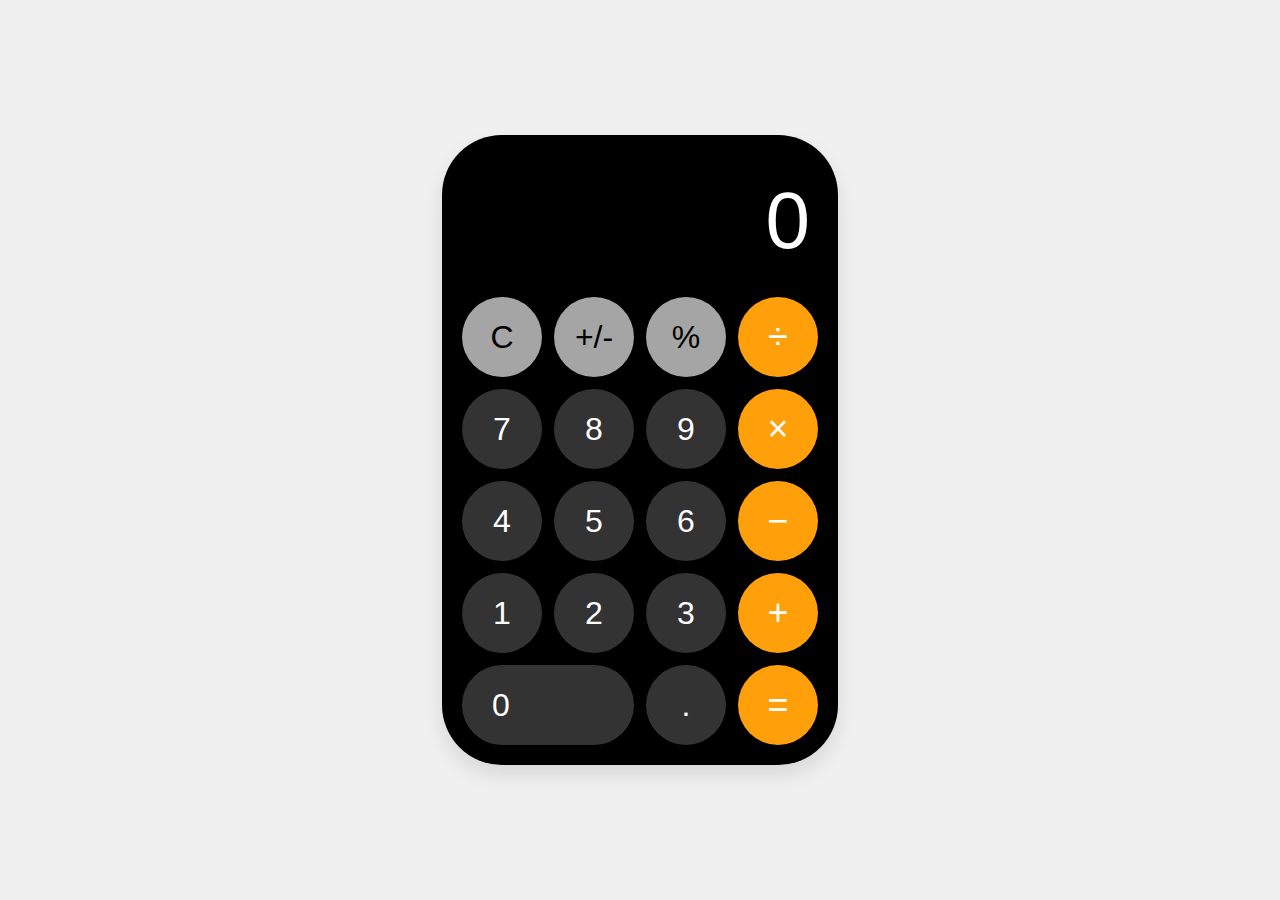
<file: calculater.html>
<!DOCTYPE html>
<html lang="ko">
<head>
    <meta charset="UTF-8">
    <meta name="viewport" content="width=device-width, initial-scale=1.0">
    <title>i-phone 계산기</title>
    <link rel="stylesheet" href="calculater.css">
</head>
<body>

    <div class="calculator">
        <div class="display">0</div>

        <div class="buttons-grid">
            <button class="btn btn-light">C</button>
            <button class="btn btn-light">+/-</button>
            <button class="btn btn-light">%</button>
            <button class="btn btn-orange">÷</button>

            <button class="btn btn-dark">7</button>
            <button class="btn btn-dark">8</button>
            <button class="btn btn-dark">9</button>
            <button class="btn btn-orange">×</button>

            <button class="btn btn-dark">4</button>
            <button class="btn btn-dark">5</button>
            <button class="btn btn-dark">6</button>
            <button class="btn btn-orange">−</button>

            <button class="btn btn-dark">1</button>
            <button class="btn btn-dark">2</button>
            <button class="btn btn-dark">3</button>
            <button class="btn btn-orange">+</button>

            <button class="btn btn-dark btn-zero">0</button>
            <button class="btn btn-dark">.</button>
            <button class="btn btn-orange">=</button>
        </div>
    </div>

</body>

</html>
</file>
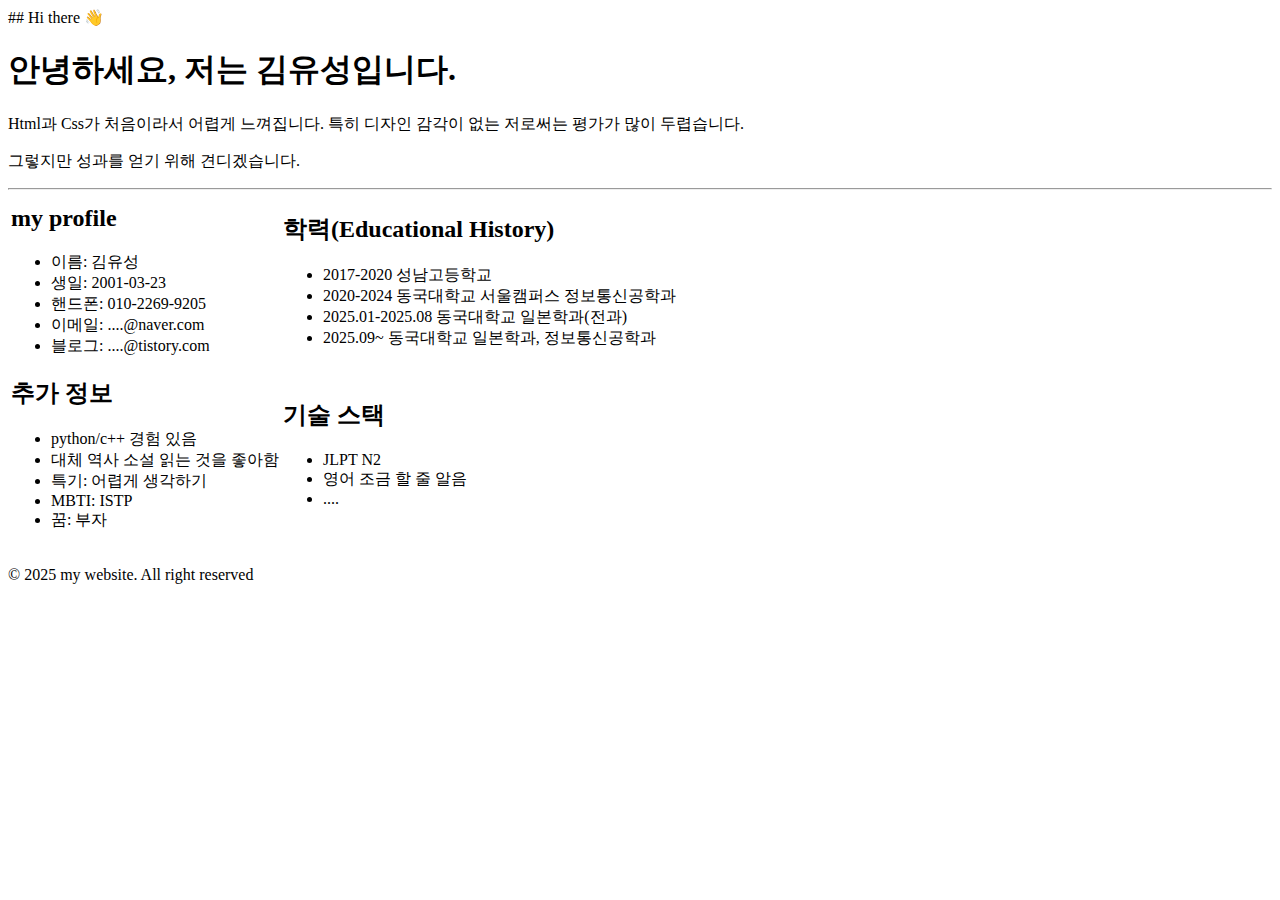
<file: introduce.html>
## Hi there 👋

<body>
    <div class = "profile">
        <h1>안녕하세요, 저는 김유성입니다.</h1> <!--제목 표시-->
        <p>Html과 Css가 처음이라서 어렵게 느껴집니다. 특히 디자인 감각이 없는 저로써는 평가가 많이 두렵습니다.</p> <!--자기소개 정보 표시-->
        <p>그렇지만 성과를 얻기 위해 견디겠습니다.</p>
        <hr><!--가로 선 표시-->
        <table><!--table을 사용해서 표 형태로 정보 나열-->
            <td><!--열을 나타내는 태그-->
                <tr><!--행을 나타내는 태그-->
                    <td>
                        <h2>my profile</h2><!--제목 표시-->
                        <ul class="text"><!--순서 없는 리스트 사용해서 항목 나열-->
                            <li>이름: 김유성</li><!--리스트 아이템 표시-->
                            <li>생일: 2001-03-23</li><!--리스트 아이템 표시-->
                            <li>핸드폰: 010-2269-9205</li><!--리스트 아이템 표시-->
                            <li>이메일: ....@naver.com</li><!--리스트 아이템 표시-->
                            <li>블로그: ....@tistory.com</li><!--리스트 아이템 표시-->
                        </ul>
                    </td>
                    <td>
                        <h2>학력(Educational History)</h2>
                        <ul class="text">
                            <li>2017-2020 성남고등학교</li><!--리스트 아이템 표시-->
                            <li>2020-2024 동국대학교 서울캠퍼스 정보통신공학과</li><!--리스트 아이템 표시-->
                            <li>2025.01-2025.08 동국대학교 일본학과(전과)</li><!--리스트 아이템 표시-->
                            <li>2025.09~ 동국대학교 일본학과, 정보통신공학과</li><!--리스트 아이템 표시-->
                        </ul>
                    </td>
                </tr>
                <tr><!--행을 나타내는 태그-->
                    <td>
                        <h2>추가 정보</h2>
                        <ul class = "text">
                            <li>python/c++ 경험 있음</li><!--리스트 아이템 표시-->
                            <li>대체 역사 소설 읽는 것을 좋아함</li><!--리스트 아이템 표시-->
                            <li>특기: 어렵게 생각하기</li><!--리스트 아이템 표시-->
                            <li>MBTI: ISTP</li><!--리스트 아이템 표시-->
                            <li>꿈: 부자</li><!--리스트 아이템 표시-->
                        </ul>
                    </td>
                    <td>
                        <h2>기술 스택</h2>
                        <ul class="text">
                            <li>JLPT N2</li><!--리스트 아이템 표시-->
                            <li>영어 조금 할 줄 알음</li><!--리스트 아이템 표시-->
                            <li>....</li><!--리스트 아이템 표시-->
                        </ul>
                    </td>
                </tr>
            </td>
        </table>
    </div>
</body>

<footer><!--웹 페이지나 섹션의 마지막 부분을 정의, 보통 연락처 정보, 저작권 정보 등을 포함-->
    <p>&copy; 2025 my website. All right reserved</p>
</footer>
</html>

<!--https://a1ways-hyerang.tistory.com/entry/%EC%9E%90%EA%B8%B0%EC%86%8C%EA%B0%9C-%ED%8E%98%EC%9D%B4%EC%A7%80-%EB%A7%8C%EB%93%A4%EA%B8%B0-HTML-CSS-->
</file>
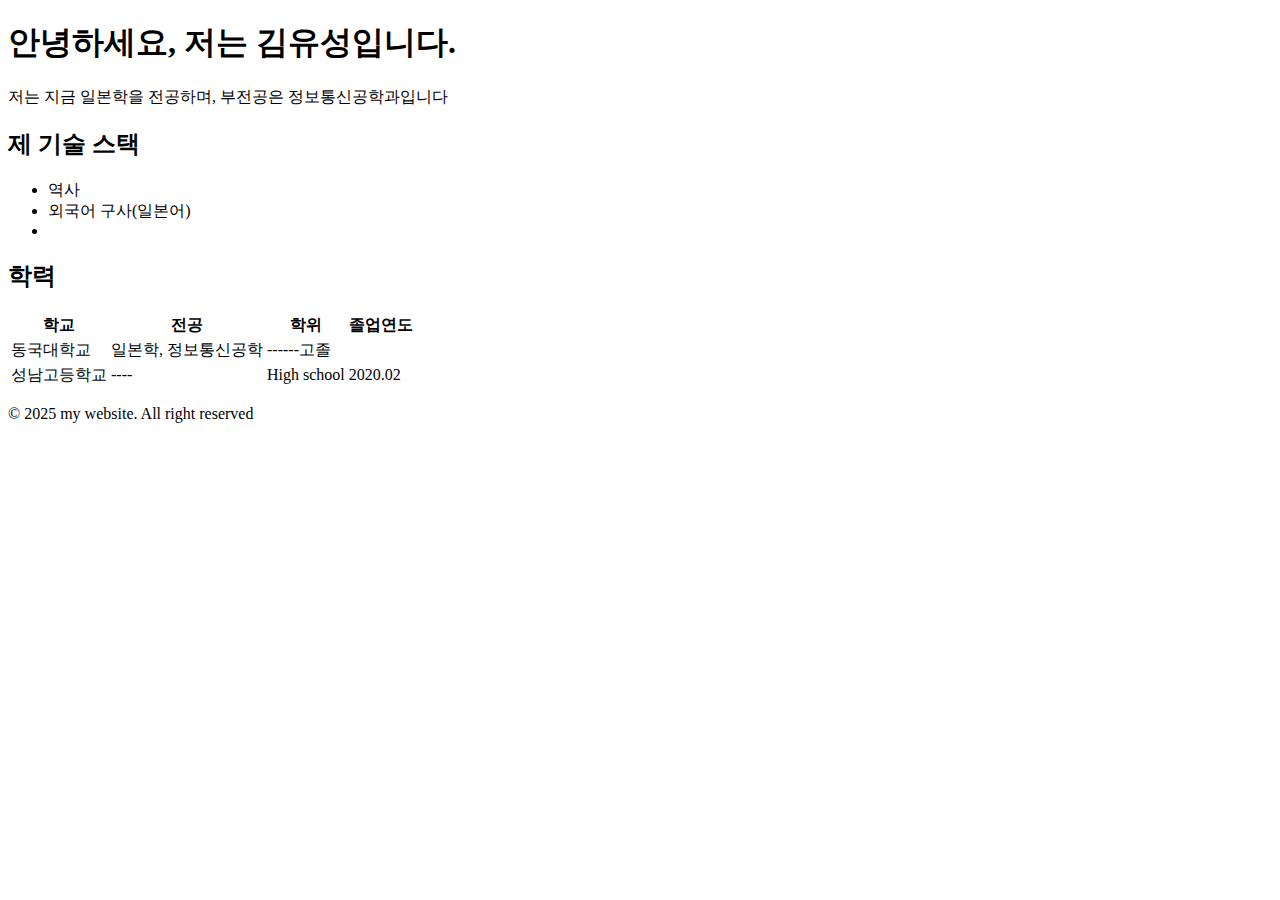
<file: selfIntroduce.html>
<!DOCTYPE html> <!--HTML5를 사용하기 위한 선언-->
<html lang="ko"> <!--문서 언어 설정-->
<head>
    <meta charset="UTF-8"> <!--문서의 문자 인코딩 설정-->
    <meta name="viewpoint" content="width=device-width, initial-scale=1.0"> <!--웹 페이지에서 사용자가 볼 수 있는 영역인 Viewport 제어-->
    <title>자기소개 페이지</title> <!--문서 제목 설정-->
</head>
<style>
    div {
  background-color: white;
  width: 500px;
  border: 20px solid green;
  padding: 20px;
  margin: 30px;
}
</style>
<body>
    <h1>안녕하세요, 저는 김유성입니다.</h1> <!--제목 표시-->
    <p>저는 지금 일본학을 전공하며, 부전공은 정보통신공학과입니다</p> <!--자기소개 정보 표시-->

    <h2>제 기술 스택</h2> <!--제목 표시-->
    <ul> <!--순서 없는 리스트 사용해서 항목 나열-->
        <li>역사</li> <!--리스트 아이템 표시-->
        <li>외국어 구사(일본어)</li><!--리스트 아이템 표시-->
        <li></li><!--리스트 아이템 표시-->

    </ul>

    <h2>학력</h2> <!--제목 표시-->
    <table> <!--table을 사용해서 표 형태로 정보 나열-->
        <thead><!--테이블의 헤더 부분을 나타내는 태그-->
            <tr><!--행을 나타내는 태그-->
                <th>학교</th> <!--열 제목-->
                <th>전공</th>
                <th>학위</th>
                <th>졸업연도</th>

            </tr>
        </thead>
        <tbody><!--테이블의 내용을 나타내는 태그-->
            <tr><!--첫번째 행-->
                <td>동국대학교</td> <!--학교-->
                <td>일본학, 정보통신공학</td> <!--전공-->
                <td>------고졸</td>

            </tr>
            <tr><!--두 번째 행-->
                <td>성남고등학교</td><!--힉교이름 2-->
                <td> ---- </td>
                <td>High school</td>
                <td>2020.02</td>

            </tr>

        </tbody>
    </table>
</body>

<footer><!--웹 페이지나 섹션의 마지막 부분을 정의, 보통 연락처 정보, 저작권 정보 등을 포함-->
    <p>&copy; 2025 my website. All right reserved</p>
</footer>
</html>
</file>
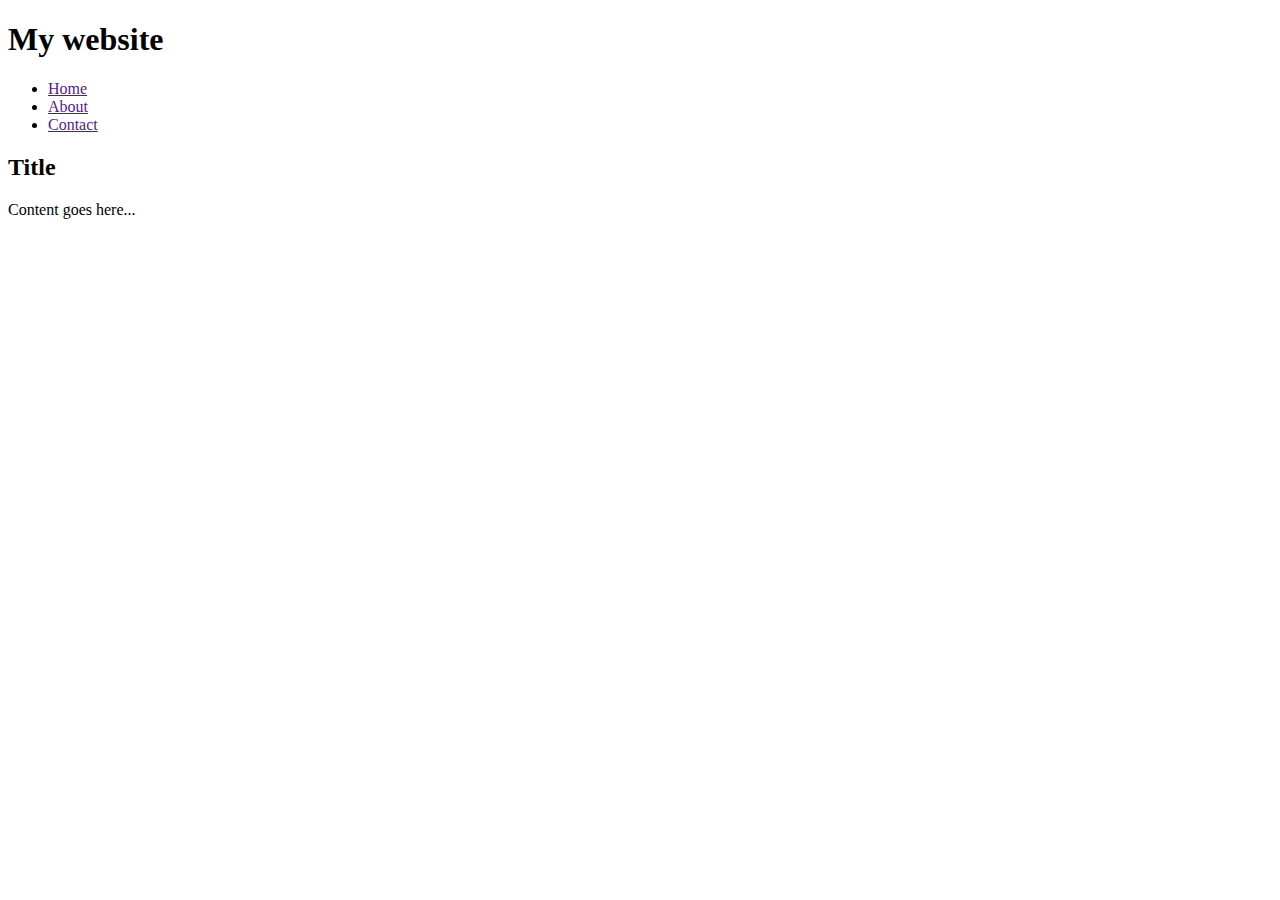
<file: test.html>
<!DOCTYPE html>
<html lang="ko">
    <header>
        <h1>My website</h1>
        <nav>
            <ul>
                <li><a href="">Home</a></li>
                <li><a href="">About</a></li>
                <li><a href="">Contact</a></li>
            </ul>
        </nav>
    </header>

    <main>
        <section>
            <h2>Title</h2>
            <p>Content goes here...</p>
        </section>
        <!--추가적인 contents-->
    </main>
</html>
</file>
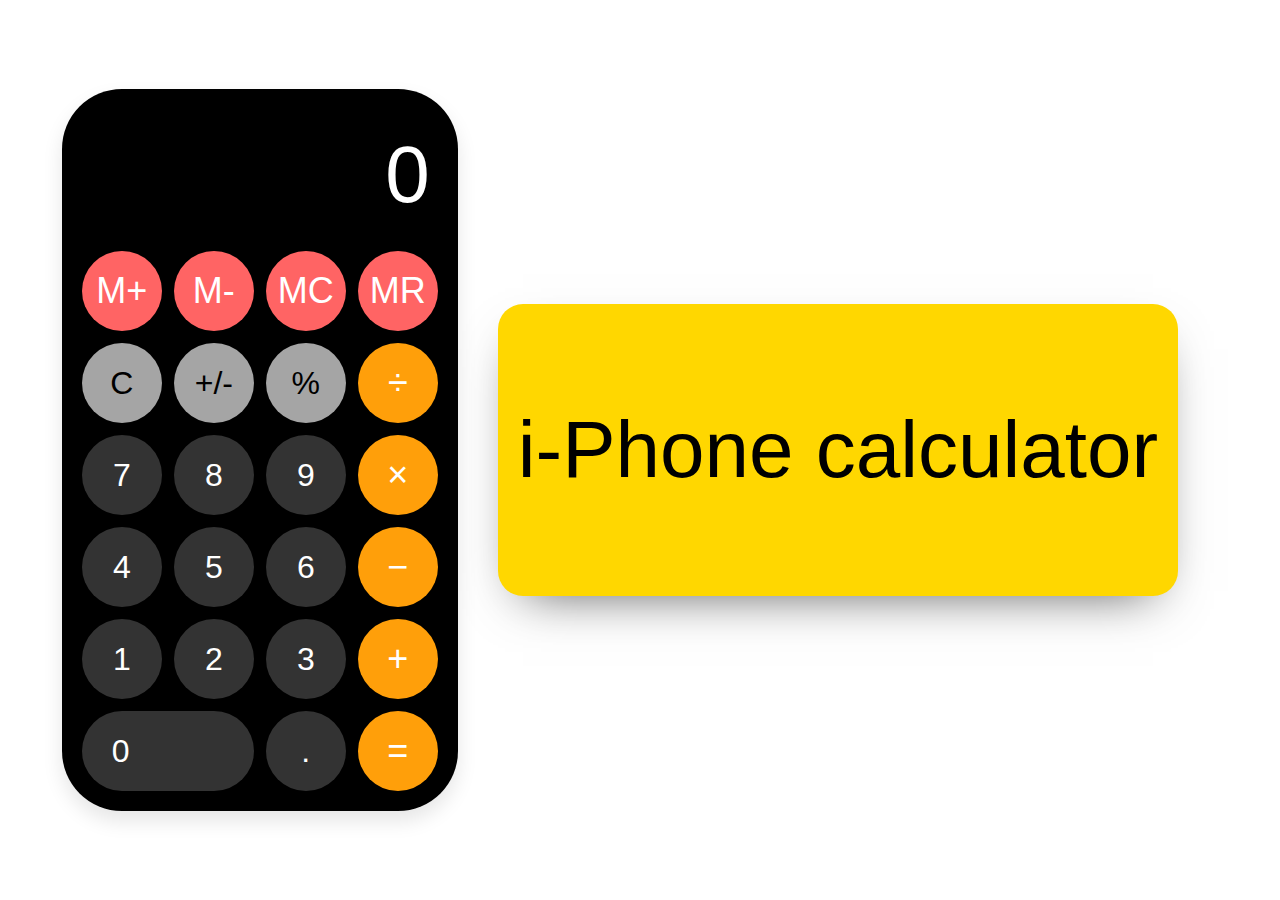
<file: week2/calculater.html>
<!DOCTYPE html>
<html lang="ko">
<head>
    <meta charset="UTF-8">
    <meta name="viewport" content="width=device-width, initial-scale=1.0">
    <title>i-phone calculator</title>
    <link rel="stylesheet" href="calculater.css">
</head>
<body>
    
    <div class="calculator">
        <div class="display">0</div>
        
        <div class="buttons-grid">
            <button class="btn btn-light-red">M+</button>
            <button class="btn btn-light-red">M-</button>
            <button class="btn btn-light-red">MC</button>
            <button class="btn btn-light-red">MR</button>

            <button class="btn btn-light">C</button>
            <button class="btn btn-light">+/-</button>
            <button class="btn btn-light">%</button>
            <button class="btn btn-orange">÷</button>

            <button class="btn btn-dark">7</button>
            <button class="btn btn-dark">8</button>
            <button class="btn btn-dark">9</button>
            <button class="btn btn-orange">×</button>

            <button class="btn btn-dark">4</button>
            <button class="btn btn-dark">5</button>
            <button class="btn btn-dark">6</button>
            <button class="btn btn-orange">−</button>

            <button class="btn btn-dark">1</button>
            <button class="btn btn-dark">2</button>
            <button class="btn btn-dark">3</button>
            <button class="btn btn-orange">+</button>

            <button class="btn btn-dark btn-zero">0</button>
            <button class="btn btn-dark">.</button>
            <button class="btn btn-orange">=</button>
        
        </div>
    </div>
    <div class = "Second-project">
        <p>i-Phone calculator</p>
    </div>

</body>
</html>
</file>
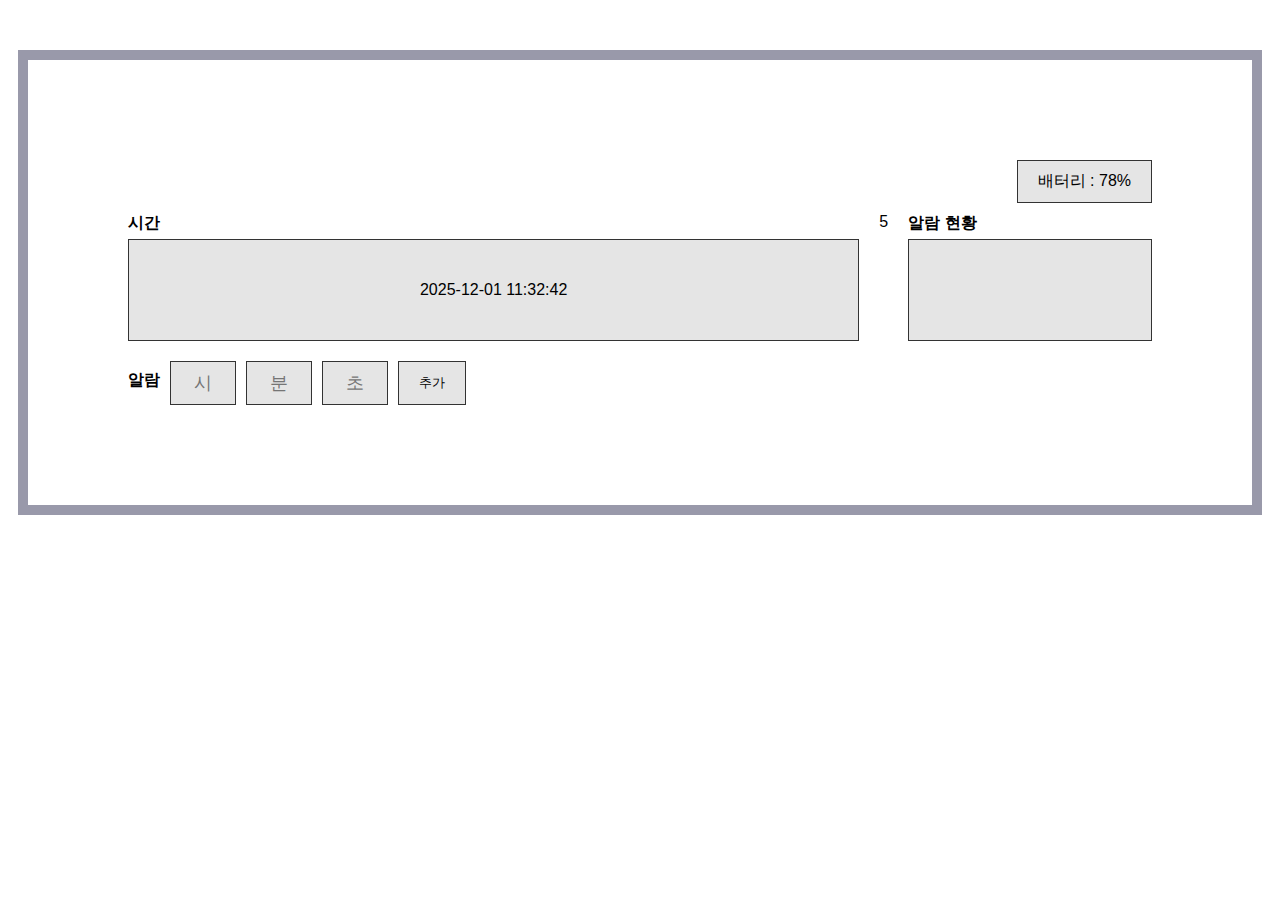
<file: week3/Watch.html>
<!DOCTYPE html>
<html lang="ko">
<head>
    <meta charset="UTF-8">
    <title>시계 레이아웃</title>
    <link rel="stylesheet" href="Watchstyle.css">
</head>
<body>
    <div class="container">
        <div class="battery-section">
            <div class="battery-box">배터리 : 78%</div>
        </div>

        <div class="main-section">
            <div class="time-container">
                <label>시간</label>
                <div class="display-box main-time">2025-12-01 11:32:42</div>
            </div>5
            <div class="status-container">
                <label>알람 현황</label>
                <div class="display-box status-box"></div>
            </div>
        </div>

        <div class="alarm-section">
            <label>알람</label>
            <input type="text" placeholder="시" class="input-box">
            <input type="text" placeholder="분" class="input-box">
            <input type="text" placeholder="초" class="input-box">
            <button class="add-btn">추가</button>
        </div>
    </div>
</body>
</html>
</file>
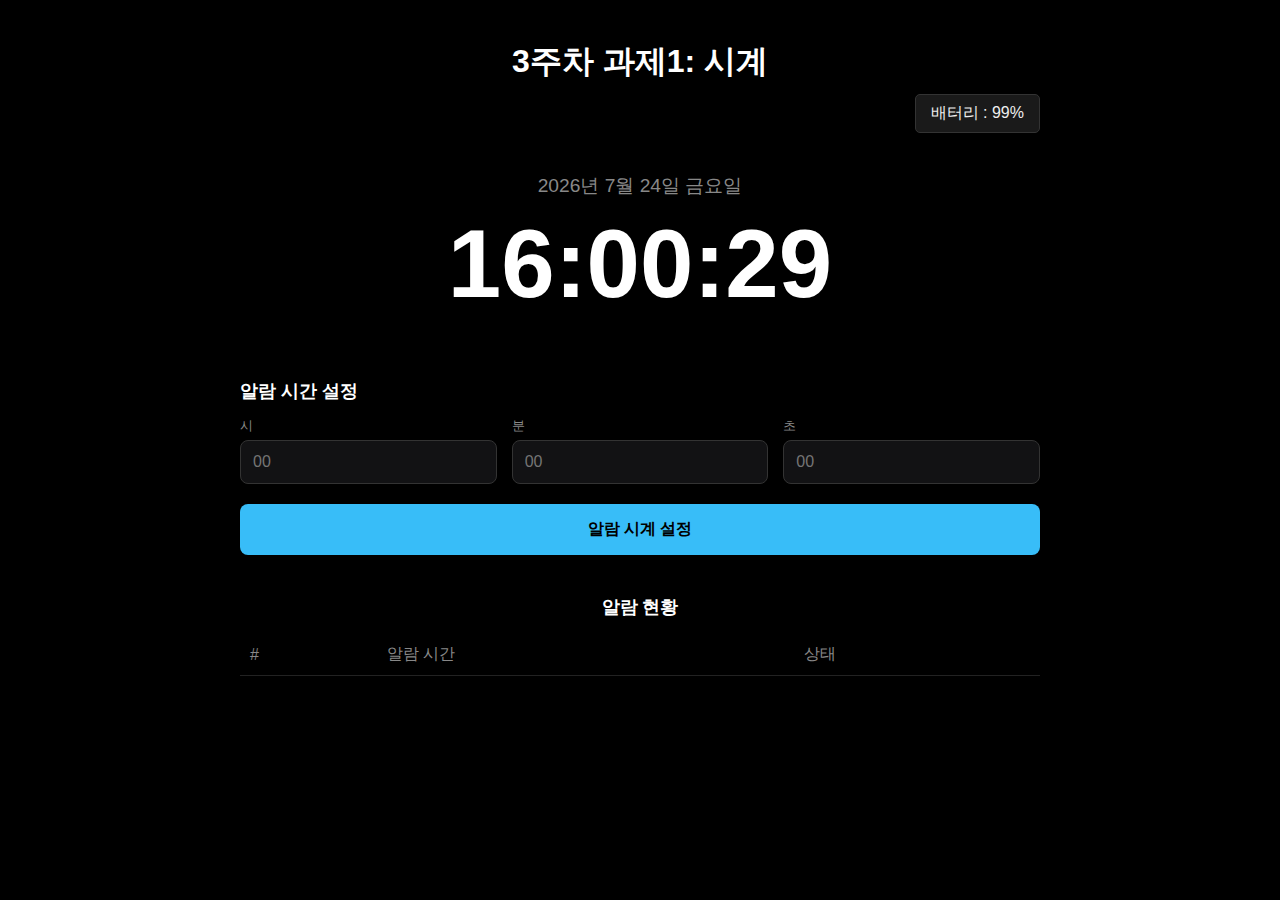
<file: week3/Watch1.html>
<!DOCTYPE html>
<html lang="ko">
<head>
    <meta charset="UTF-8">
    <meta name="viewport" content="width=device-width, initial-scale=1.0">
    <title>3주차 과제1: 시계</title>
    <link rel="stylesheet" href="Watchstyle1.css">
</head>
<body>
    <div class="wrapper">
        <h1 class="title">3주차 과제1: 시계</h1>
        
        <div class="battery-wrapper">
            <div class="battery-box">배터리 : <span id="battery-level">100</span>%</div>
        </div>

        <div class="clock-container">
            <div id="date-display" class="date-text">0000년 00월 00일 요일</div>
            <div id="time-display" class="time-text">00:00:00</div>
        </div>

        <div class="setup-section">
            <h3>알람 시간 설정</h3>
            <div class="input-group">
                <div class="input-item">
                    <label>시</label>
                    <input type="number" id="alarm-h" min="0" max="23" placeholder="00">
                </div>
                <div class="input-item">
                    <label>분</label>
                    <input type="number" id="alarm-m" min="0" max="59" placeholder="00">
                </div>
                <div class="input-item">
                    <label>초</label>
                    <input type="number" id="alarm-s" min="0" max="59" placeholder="00">
                </div>
            </div>
            <button class="main-btn" onclick="addAlarm()">알람 시계 설정</button>
        </div>

        <div class="data-section">
            <h3>알람 현황</h3>
            <table class="alarm-table">
                <thead>
                    <tr>
                        <th>#</th>
                        <th>알람 시간</th>
                        <th>상태</th>
                    </tr>
                </thead>
                <tbody id="alarm-body">
                    </tbody>
            </table>
        </div>
    </div>

    <script src="Watchscript1.js"></script>
</body>
</html>
</file>
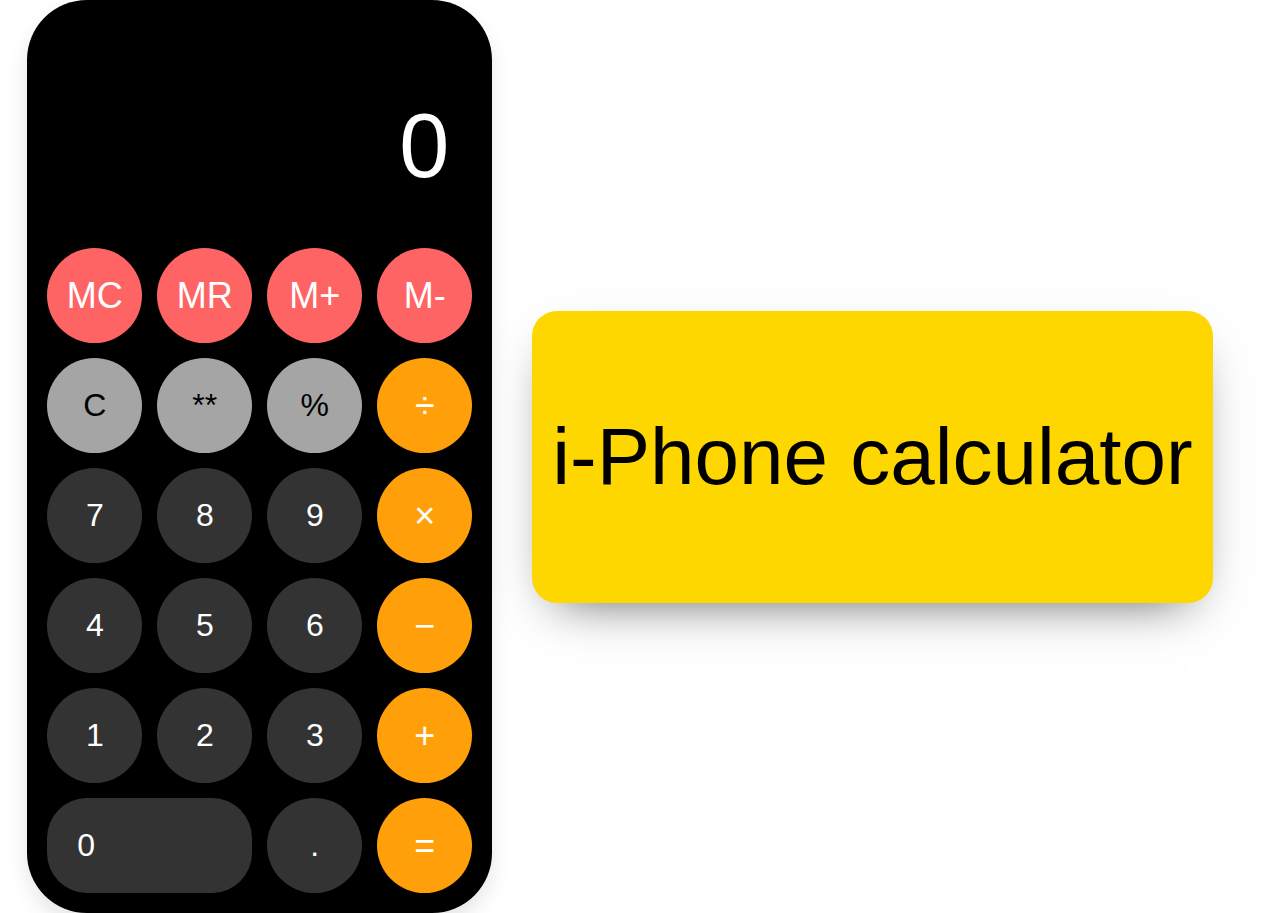
<file: week3/calculator1/calculater.html>
<!DOCTYPE html>
<html lang="ko">
<head>
    <meta charset="UTF-8">
    <meta name="viewport" content="width=device-width, initial-scale=1.0">
    <title>i-phone calculator</title>
    <link rel="stylesheet" href="calculater.css">
</head>
<body>
    
    <div class="calculator">
        <div class="display-container">
            <div id="history" class="history"></div> <div id="display" class="display">0</div>
        </div>
        
        <div class="buttons-grid">
            <button class="btn btn-light-red" onclick="handleMemory('MC')">MC</button>
            <button class="btn btn-light-red" onclick="handleMemory('MR')">MR</button>
            <button class="btn btn-light-red" onclick="handleMemory('M+')">M+</button>
            <button class="btn btn-light-red" onclick="handleMemory('M-')">M-</button>

            <button class="btn btn-light" onclick="clearAll()">C</button>
            <button class="btn btn-light" onclick="appendOperator('**')">**</button>
            <button class="btn btn-light" onclick="appendOperator('%')">%</button>
            <button class="btn btn-orange" onclick="appendOperator('÷')">÷</button>

            <button class="btn btn-dark" onclick="appendNumber('7')">7</button>
            <button class="btn btn-dark" onclick="appendNumber('8')">8</button>
            <button class="btn btn-dark" onclick="appendNumber('9')">9</button>
            <button class="btn btn-orange" onclick="appendOperator('×')">×</button>

            <button class="btn btn-dark" onclick="appendNumber('4')">4</button>
            <button class="btn btn-dark" onclick="appendNumber('5')">5</button>
            <button class="btn btn-dark" onclick="appendNumber('6')">6</button>
            <button class="btn btn-orange" onclick="appendOperator('-')">−</button>

            <button class="btn btn-dark" onclick="appendNumber('1')">1</button>
            <button class="btn btn-dark" onclick="appendNumber('2')">2</button>
            <button class="btn btn-dark" onclick="appendNumber('3')">3</button>
            <button class="btn btn-orange" onclick="appendOperator('+')">+</button>

            <button class="btn btn-dark btn-zero" onclick="appendNumber('0')">0</button>
            <button class="btn btn-dark" onclick="appendNumber('.')">.</button>
            <button class="btn btn-orange" onclick="calculate()">=</button>
        </div>
    </div>

    <div class="Second-project">
        <p>i-Phone calculator</p>
    </div>

    <script src="Ca_function.js"></script>
</body>
</html>
</file>
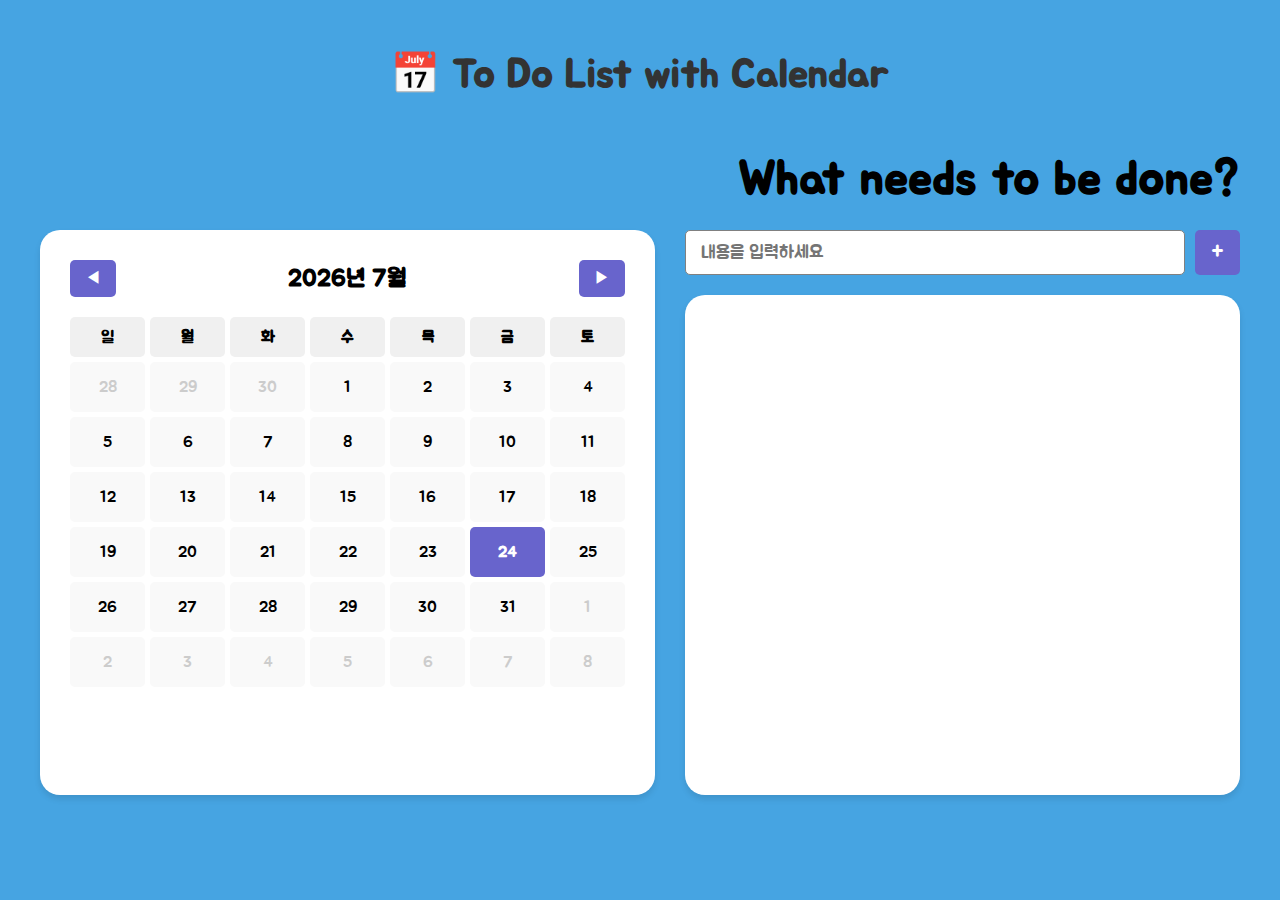
<file: week4/Todo-list/Todolist_practice.html>
<!DOCTYPE html>
<html lang="ko">
<head>
  <meta charset="UTF-8" />
  <meta name="viewport" content="width=device-width, initial-scale=1.0">
  <title>To Do List with Calendar</title>
  <link rel="stylesheet" href="Todolist_practice.css"/>
  <link href="https://fonts.googleapis.com/css2?family=Jua&display=swap" rel="stylesheet"/>
</head>
<body>
  <header>
    <h1>📅 To Do List with Calendar</h1>
  </header>

    <div class="myname">
        <h2>What needs to be done?</h2>
    </div>

  <div class="container">
    <!-- Calendar Section -->
    <div class="calendar-section">
      <div class="calendar-header">
        <button onclick="previousMonth()">◀</button>
        <h2 id="current-month"></h2>
        <button onclick="nextMonth()">▶</button>
      </div>
      <div class="calendar-grid" id="calendar-grid"></div>
    </div>

    <!-- Todo List Section -->
    <div class="todo-section">
      <div class="input-wrapper">
        <input type="text" id="input-box" placeholder="내용을 입력하세요" onkeydown="enterKey(event)"/>
        <button id="input-button" onclick="onClickInputButton()">+</button>
      </div>
      <ul class="to-do-list" id="todo-list"></ul>
    </div>
  </div>

  <script type="text/javascript" src="Todolist_practice.js"></script>
</body>
</html>

<!-- https://dakyungoh.github.io/to-do-list/의 코드를 참조했습니다.  -->
</file>
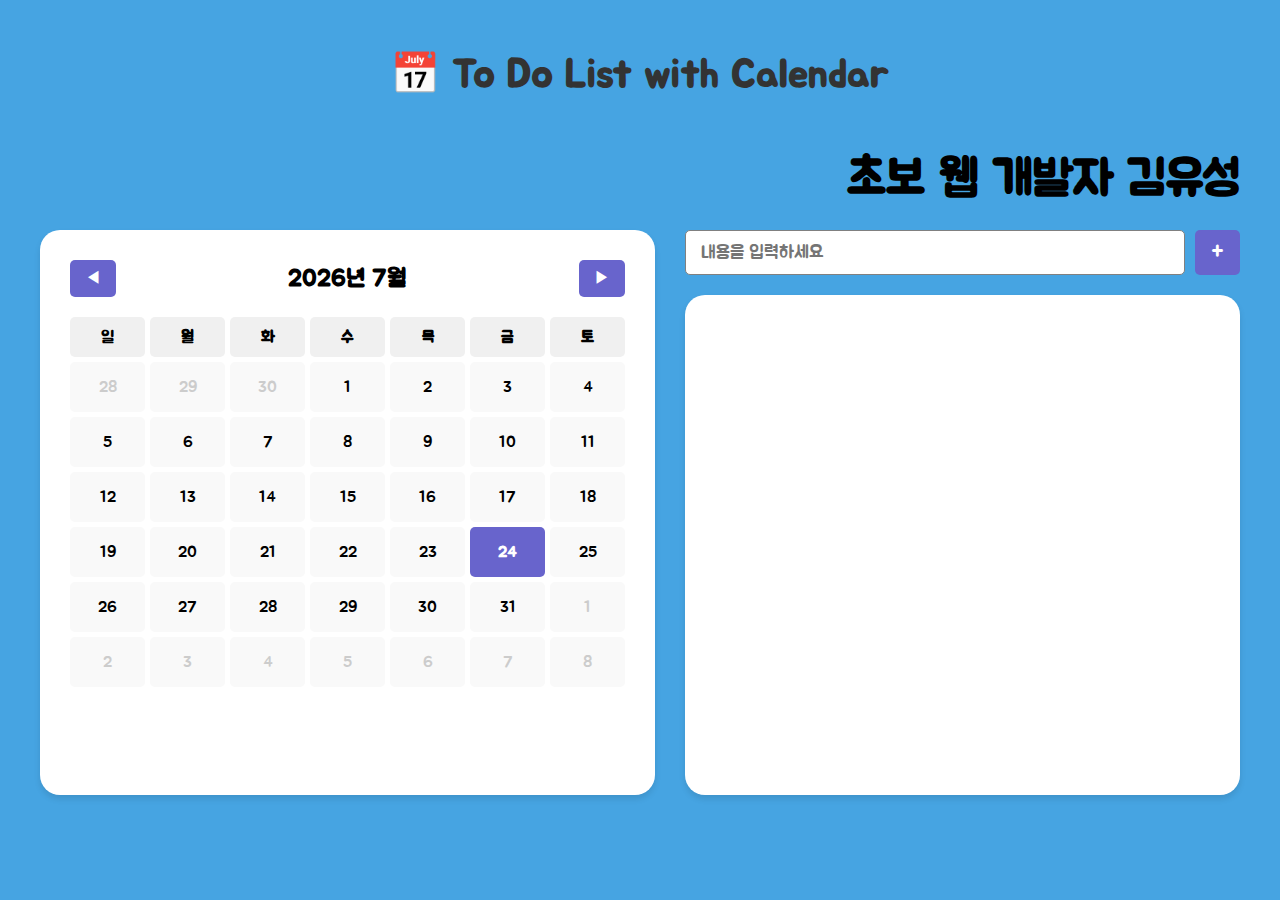
<file: week4/연습/Todolist_practice.html>
<!DOCTYPE html>
<html lang="ko">
<head>
  <meta charset="UTF-8" />
  <meta name="viewport" content="width=device-width, initial-scale=1.0">
  <title>To Do List with Calendar</title>
  <link rel="stylesheet" href="Todolist_practice.css"/>
  <link href="https://fonts.googleapis.com/css2?family=Jua&display=swap" rel="stylesheet"/>
</head>
<body>
  <header>
    <h1>📅 To Do List with Calendar</h1>
  </header>

    <div class="myname">
        <h2>초보 웹 개발자 김유성</h2>
    </div>

  <div class="container">
    <!-- Calendar Section -->
    <div class="calendar-section">
      <div class="calendar-header">
        <button onclick="previousMonth()">◀</button>
        <h2 id="current-month"></h2>
        <button onclick="nextMonth()">▶</button>
      </div>
      <div class="calendar-grid" id="calendar-grid"></div>
    </div>

    <!-- Todo List Section -->
    <div class="todo-section">
      <div class="input-wrapper">
        <input type="text" id="input-box" placeholder="내용을 입력하세요" onkeydown="enterKey(event)"/>
        <button id="input-button" onclick="onClickInputButton()">+</button>
      </div>
      <ul class="to-do-list" id="todo-list"></ul>
    </div>
  </div>

  <script type="text/javascript" src="Todolist_practice.js"></script>
</body>
</html>

<!-- https://dakyungoh.github.io/to-do-list/의 코드를 참조했습니다.  -->
</file>
<file: calculater.css>
/* 색상 및 크기 변수 정의 (수정 용이성) */
:root {
    --bg-color: black;
    --text-white: white;
    --text-black: black;
    --btn-light-gray: #A5A5A5;
    --btn-dark-gray: #333333;
    --btn-orange: #FF9F0A;
    --btn-light-red: #FF6464;
    --btn-size: 80px;
    --gap-size: 12px;
}

/* 기본 리셋 */
body {
    margin: 0;
    padding: 0;
    display: flex;
    justify-content: center;
    align-items: center;
    min-height: 100vh;
    background-color: #f0f0f0; /* 배경색은 임의 설정 */
    font-family: -apple-system, BlinkMacSystemFont, "Segoe UI", Roboto, Helvetica, Arial, sans-serif;
}

/* 계산기 본체 */
.calculator {
    background-color: var(--bg-color);
    padding: 20px;
    border-radius: 60px;
    box-shadow: 0px 10px 20px rgba(0,0,0,0.1);
}

/* 결과 화면 */
.display {
    color: var(--text-white);
    font-size: 80px; /* 이미지에 맞게 크기 조절 */
    font-weight: 300; /* 얇은 폰트 두께 */
    text-align: right;
    padding: 20px 10px;
    margin-bottom: 10px;
    letter-spacing: -2px; /* 자간 조절 */
}

/* 버튼 그리드 컨테이너 */
.buttons-grid {
    display: grid;
    grid-template-columns: repeat(4, var(--btn-size)); /* 4열 배치 */
    gap: var(--gap-size); /* 버튼 사이 간격 */
}

/* 버튼 공통 스타일 */
.btn {
    width: var(--btn-size);
    height: var(--btn-size);
    border-radius: 50%; /* 완벽한 원형 */
    border: none;
    font-size: 32px;
    font-weight: 500;
    cursor: pointer;
    padding: 0; /* 기본 패딩 제거 */
    display: flex;
    justify-content: center;
    align-items: center;
    transition: filter 0.2s; /* 클릭 효과 부드럽게 */
}

/* 버튼 클릭 효과 */
.btn:active {
    filter: brightness(1.2); /* 클릭 시 밝게 */
}

/* 색상별 버튼 스타일 */
.btn-light {
    background-color: var(--btn-light-gray);
    color: var(--text-black);
}

.btn-dark {
    background-color: var(--btn-dark-gray);
    color: var(--text-white);
}

.btn-orange {
    background-color: var(--btn-orange);
    color: var(--text-white);
    font-size: 36px; /* 연산 기호는 약간 더 크게 */
}

.btn-light-red{
    background-color: var(--btn-light-red);
    color: var(--text-white);
    font-size: 36px;
}

/* '0' 버튼 특별 스타일 */
.btn-zero {
    grid-column: span 2; /* 2칸 차지 */
    width: auto; /* 너비 자동 (2칸 + 간격) */
    border-radius: 40px; /* 타원형 모서리 (높이의 절반) */
    justify-content: flex-start; /* 왼쪽 정렬 */
    padding-left: 30px; /* 왼쪽 여백 추가 */
}
</file>
<file: week2/calculater.css>
/* 색상 및 크기 변수 정의 (수정 용이성) */
:root {
    --bg-color: black;
    --text-white: white;
    --text-black: black;
    --btn-light-gray: #A5A5A5;
    --btn-dark-gray: #333333;
    --btn-orange: #FF9F0A;
    --btn-light-red: #FF6464;
    --btn-size: 80px;
    --gap-size: 12px;
}

/* 기본 리셋 */
body {
    margin: 0;
    padding: 0;
    display: flex;
    justify-content: center;
    align-items: center;
    min-height: 100vh;
    background-color: white; /* 배경색은 임의 설정 */
    /*background-image: url(https://cloud.shopback.com/c_scale,c_auto,q_70,f_webp/media-production-aps1/bZVsfdFk9Ec/[base64].jpg);*/
    background-repeat: no-repeat;
    background-size: 40% 50%;
    background-position: 0% center;
    font-family: -apple-system, BlinkMacSystemFont, "Segoe UI", Roboto, Helvetica, Arial, sans-serif;
}
.Second-project{
    font-size: 80px;
    border-radius: 25px;
    padding: 20px;
    margin:40px;
    box-shadow: 0 20px 50px -25px rgba(0, 0, 0, 0.7);
    display: flex;
    align-items: right;
    justify-content: right;
    background-color: gold;
} 
/* 계산기 본체 */
.calculator {
    background-color: var(--bg-color);
    padding: 20px;
    border-radius: 60px;
    box-shadow: 0px 10px 20px rgba(0,0,0,0.1);
}


/* 결과 화면 */
.display {
    color: var(--text-white);
    font-size: 80px; /* 이미지에 맞게 크기 조절 */
    font-weight: 300; /* 얇은 폰트 두께 */
    text-align: right;
    padding: 20px 10px;
    margin-bottom: 10px;
    letter-spacing: -2px; /* 자간 조절 */
}

/* 버튼 그리드 컨테이너 */
.buttons-grid {
    display: grid;
    grid-template-columns: repeat(4, var(--btn-size)); /* 4열 배치 */
    gap: var(--gap-size); /* 버튼 사이 간격 */
}

/* 버튼 공통 스타일 */
.btn {
    width: var(--btn-size);
    height: var(--btn-size);
    border-radius: 50%; /* 완벽한 원형 */
    border: none;
    font-size: 32px;
    font-weight: 500;
    cursor: pointer;
    padding: 0; /* 기본 패딩 제거 */
    display: flex;
    justify-content: center;
    align-items: center;
    transition: filter 0.2s; /* 클릭 효과 부드럽게 */
}

/* 버튼 클릭 효과 */
.btn:active {
    filter: brightness(1.2); /* 클릭 시 밝게 */
}

/* 색상별 버튼 스타일 */
.btn-light {
    background-color: var(--btn-light-gray);
    color: var(--text-black);
}

.btn-dark {
    background-color: var(--btn-dark-gray);
    color: var(--text-white);
}

.btn-orange {
    background-color: var(--btn-orange);
    color: var(--text-white);
    font-size: 36px; /* 연산 기호는 약간 더 크게 */
}

.btn-light-red{
    background-color: var(--btn-light-red);
    color: var(--text-white);
    font-size: 36px;
}

/* '0' 버튼 특별 스타일 */
.btn-zero {
    grid-column: span 2; /* 2칸 차지 */
    width: auto; /* 너비 자동 (2칸 + 간격) */
    border-radius: 40px; /* 타원형 모서리 (높이의 절반) */
    justify-content: flex-start; /* 왼쪽 정렬 */
    padding-left: 30px; /* 왼쪽 여백 추가 */
}
</file>
<file: week3/Watchstyle.css>
/* 전체 컨테이너 설정 */
.container {
    width: 1024px;
    margin: 50px auto;
    padding: 100px;
    border: 10px solid #99a;
    font-family: sans-serif;
}

/* 배터리 섹션: 오른쪽 정렬 */
.battery-section {
    display: flex;
    justify-content: flex-end;
    margin-bottom: 10px;
}

.battery-box {
    border: 1px solid #333;
    padding: 10px 20px;
    background-color: #e5e5e5;
}

/* 중앙 섹션: 시간 박스와 알람 현황 박스를 나란히 배치 */
.main-section {
    display: flex;
    gap: 20px;
    margin-bottom: 20px;
}

.time-container, .status-container {
    display: flex;
    flex-direction: column;
}

.time-container { flex: 3; } /* 시간 박스를 더 넓게 */
.status-container { flex: 1; }

label {
    margin-bottom: 5px;
    font-weight: bold;
}

/* 공통 박스 스타일 */
.display-box {
    border: 1px solid #333;
    background-color: #e5e5e5;
    height: 100px;
    display: flex;
    align-items: center;
    justify-content: center;
}

/* 하단 알람 설정 섹션 */
.alarm-section {
    display: flex;
    align-items: center;
    gap: 10px;
}

.input-box {
    width: 60px;
    height: 40px;
    border: 1px solid #333;
    background-color: #e5e5e5;
    text-align: center;
    font-size: 18px;
}

.add-btn {
    padding: 0 20px;
    height: 44px;
    border: 1px solid #333;
    background-color: #e5e5e5;
    cursor: pointer;
}
</file>
<file: week3/Watchstyle1.css>
/* 기본 초기화 */
* { margin: 0; padding: 0; box-sizing: border-box; }
body {
    background-color: #000;
    color: #fff;
    font-family: 'Pretendard', sans-serif;
    display: flex;
    justify-content: center;
    padding: 40px 20px;
}

.wrapper { width: 100%; max-width: 800px; text-align: center; }

/* 제목 */
.title { font-size: 2rem; font-weight: bold; margin-bottom: 10px; }

/* 배터리 */
.battery-wrapper { display: flex; justify-content: flex-end; margin-bottom: 20px; }
.battery-box {
    border: 1px solid #333;
    padding: 8px 15px;
    background: #1a1a1a;
    border-radius: 5px;
    color: #eee;
}

/* 시계 영역 (FR2 대응) */
.clock-container { margin-bottom: 40px; transition: all 0.5s; padding: 20px; border-radius: 15px; }
.date-text { color: #888; font-size: 1.2rem; margin-bottom: 10px; }
.time-text { font-size: 6rem; font-weight: bold; transition: color 0.3s; }

/* 배터리 0%일 때 화면 (FR2) */
.clock-container.off { background-color: #000 !important; }
.clock-container.off .time-text, 
.clock-container.off .date-text { color: #000 !important; }

/* 설정 영역 */
.setup-section { text-align: left; margin-bottom: 40px; }
h3 { font-size: 1.1rem; margin-bottom: 15px; color: #fff; }

.input-group { display: flex; gap: 15px; margin-bottom: 20px; }
.input-item { flex: 1; display: flex; flex-direction: column; }
.input-item label { font-size: 0.8rem; color: #888; margin-bottom: 5px; }
.input-item input {
    background: #121214;
    border: 1px solid #333;
    color: #fff;
    padding: 12px;
    border-radius: 8px;
    font-size: 1rem;
}

/* 하늘색 버튼 */
.main-btn {
    width: 100%;
    background-color: #38bdf8;
    color: #000;
    border: none;
    padding: 15px;
    border-radius: 8px;
    font-weight: bold;
    cursor: pointer;
    font-size: 1rem;
}
.main-btn:hover { background-color: #0ea5e9; }

/* 테이블 영역 */
.alarm-table { width: 100%; border-collapse: collapse; margin-top: 10px; }
.alarm-table th { color: #888; font-weight: normal; border-bottom: 1px solid #222; padding: 10px; text-align: left; }
.alarm-table td { padding: 15px 10px; border-bottom: 1px solid #111; text-align: left; }
</file>
<file: week3/calculator1/calculater.css>
/* 색상 및 크기 변수 정의 (수정 용이성) */
:root {
    --bg-color: black;
    --text-white: white;
    --text-black: black;
    --btn-light-gray: #A5A5A5;
    --btn-dark-gray: #333333;
    --btn-orange: #FF9F0A;
    --btn-light-red: #FF6464;
    --btn-size: 95px;
    --gap-size: 15px;
}

/* 기본 리셋 */
body {
    margin: 0;
    padding: 0;
    display: flex;
    justify-content: center;
    align-items: center;
    min-height: 100vh;
    background-color: white; /* 배경색은 임의 설정 */
    
    background-repeat: no-repeat;
    background-size: 40% 50%;
    background-position: 0% center;
    font-family: -apple-system, BlinkMacSystemFont, "Segoe UI", Roboto, Helvetica, Arial, sans-serif;
}
.Second-project{
    font-size: 80px;
    border-radius: 25px;
    padding: 20px;
    margin:40px;
    box-shadow: 0 20px 50px -25px rgba(0, 0, 0, 0.7);
    display: flex;
    align-items: right;
    justify-content: right;
    background-color: gold;
} 
/* 계산기 본체 */
.calculator {
    background-color: var(--bg-color);
    padding: 20px;
    border-radius: 60px;
    box-shadow: 0px 10px 20px rgba(0,0,0,0.1);
}


/* 결과 화면 */
.display {
    color: var(--text-white);
    font-size: 90px; /* 이미지에 맞게 크기 조절 */
    font-weight: 300; /* 얇은 폰트 두께 */
    margin: 0;
    text-align: right;
    padding: 20px 10px;
    margin-bottom: 10px;
    letter-spacing: -2px; /* 자간 조절 */
}

/* 버튼 그리드 컨테이너 */
.buttons-grid {
    display: grid;
    grid-template-columns: repeat(4, var(--btn-size)); /* 4열 배치 */
    gap: var(--gap-size); /* 버튼 사이 간격 */
}

/* 버튼 공통 스타일 */
.btn {
    width: var(--btn-size);
    height: var(--btn-size);
    border-radius: 50%; /* 완벽한 원형 */
    border: none;
    font-size: 32px;
    font-weight: 500;
    cursor: pointer;
    padding: 0; /* 기본 패딩 제거 */
    display: flex;
    justify-content: center;
    align-items: center;
    transition: filter 0.2s; /* 클릭 효과 부드럽게 */
}

/* 버튼 클릭 효과 */
.btn:active {
    filter: brightness(1.2); /* 클릭 시 밝게 */
}

/* 색상별 버튼 스타일 */
.btn-light {
    background-color: var(--btn-light-gray);
    color: var(--text-black);
}

.btn-dark {
    background-color: var(--btn-dark-gray);
    color: var(--text-white);
}

.btn-orange {
    background-color: var(--btn-orange);
    color: var(--text-white);
    font-size: 36px; /* 연산 기호는 약간 더 크게 */
}

.btn-light-red{
    background-color: var(--btn-light-red);
    color: var(--text-white);
    font-size: 36px;
}

/* '0' 버튼 특별 스타일 */
.btn-zero {
    grid-column: span 2; /* 2칸 차지 */
    width: auto; /* 너비 자동 (2칸 + 간격) */
    border-radius: 40px; /* 타원형 모서리 (높이의 절반) */
    justify-content: flex-start; /* 왼쪽 정렬 */
    padding-left: 30px; /* 왼쪽 여백 추가 */
}

/* 히스토리(연산 과정) 스타일 추가 */
.display-container {
    text-align: right;
    padding: 20px 15px;
}

.history {
    color: #888;
    font-size: 24px;
    min-height: 30px;
    margin-bottom: 5px;
}
</file>
<file: week4/Todo-list/Todolist_practice.css>
* {
  box-sizing: border-box;
  font-family: "Jua";
  margin: 0;
  padding: 0;
}

body {
  background-color: rgb(70, 164, 226);
  padding: 20px;
  /*수정 중*/
  flex-direction: column;
}

header {
  text-align: center;
  padding: 30px 0;
  display: flex;
  justify-content: space-around;
}

h1 {
  font-size: 2.5em;
  color: #333;
}

.myname{
    font-size: 2em;
    text-align: right;
    padding: 10px;
    margin: 10px;
}

.container {
  display: flex;
  gap: 30px;
  max-width: 1200px;
  margin: 0 auto;
  flex-wrap: wrap;
}

.calendar-section {
  flex: 1;
  min-width: 350px;
  background-color: white;
  border-radius: 20px;
  padding: 30px;
  box-shadow: 0 4px 6px rgba(0,0,0,0.1);
}

.todo-section {
  flex: 1;
  min-width: 350px;
}

/* Calendar Styles */
.calendar-header {
  display: flex;
  justify-content: space-between;
  align-items: center;
  margin-bottom: 20px;
  background-color: white;
}

.calendar-header button {
  background-color: #6864cc;
  color: white;
  border: none;
  padding: 8px 15px;
  border-radius: 5px;
  cursor: pointer;
  font-size: 1em;
}

.calendar-header button:hover {
  background-color: #5550bb;
}

.calendar-header h2 {
  font-size: 1.5em;
  background-color: white;
}

.calendar-grid {
  display: grid;
  grid-template-columns: repeat(7, 1fr);
  gap: 5px;
  background-color: white;
}

.calendar-day-header {
  text-align: center;
  padding: 10px;
  font-weight: bold;
  background-color: #f0f0f0;
  border-radius: 5px;
}

.calendar-day {
  text-align: center;
  padding: 15px 5px;
  background-color: #f9f9f9;
  border-radius: 5px;
  cursor: pointer;
  transition: background-color 0.2s;
}

.calendar-day:hover {
  background-color: #e8e8ff;
}

.calendar-day.today {
  background-color: #6864cc;
  color: white;
  font-weight: bold;
}

.calendar-day.selected {
  background-color: #9d99dd;
  color: white;
}

.calendar-day.other-month {
  color: #ccc;
}

/* Todo List Styles */
.input-wrapper {
  display: flex;
  justify-content: space-between;
  gap: 10px;
  margin-bottom: 20px;
}

#input-box {
  flex: 1;
  height: 45px;
  border: 1px solid gray;
  border-radius: 5px;
  padding: 0 15px;
  font-size: 1.1em;
}

#input-button {
  height: 45px;
  width: 45px;
  font-size: 1.5em;
  background-color: #6864cc;
  color: white;
  border: none;
  border-radius: 5px;
  cursor: pointer;
}

#input-button:hover {
  background-color: #5550bb;
}

.to-do-list {
  background-color: white;
  border-radius: 20px;
  padding: 30px;
  min-height: 500px;
  box-shadow: 0 4px 6px rgba(0,0,0,0.1);
  list-style: none;
}

li {
  background-color: white;
  margin-bottom: 15px;
  list-style: none;
  display: flex;
  align-items: center;
  gap: 15px;
  padding: 10px;
  border-bottom: 1px solid #eee;
}

.checkbox {
  width: 20px;
  height: 20px;
  cursor: pointer;
}

li > span {
  background-color: white;
  font-size: 1.3em;
  flex: 1;
}

.delete-btn {
  background-color: white;
  color: #ff4444;
  border: none;
  font-size: 1.5em;
  cursor: pointer;
  padding: 0;
  width: 25px;
  height: 25px;
  display: flex;
  align-items: center;
  justify-content: center;
}

.delete-btn:hover {
  color: #cc0000;
}
</file>
<file: week4/연습/Todolist_practice.css>
* {
  box-sizing: border-box;
  font-family: "Jua";
  margin: 0;
  padding: 0;
}

body {
  background-color: rgb(70, 164, 226);
  padding: 20px;
  /*수정 중*/
  flex-direction: column;
}

header {
  text-align: center;
  padding: 30px 0;
  display: flex;
  justify-content: space-around;
}

h1 {
  font-size: 2.5em;
  color: #333;
}

.myname{
    font-size: 2em;
    text-align: right;
    padding: 10px;
    margin: 10px;
}

.container {
  display: flex;
  gap: 30px;
  max-width: 1200px;
  margin: 0 auto;
  flex-wrap: wrap;
}

.calendar-section {
  flex: 1;
  min-width: 350px;
  background-color: white;
  border-radius: 20px;
  padding: 30px;
  box-shadow: 0 4px 6px rgba(0,0,0,0.1);
}

.todo-section {
  flex: 1;
  min-width: 350px;
}

/* Calendar Styles */
.calendar-header {
  display: flex;
  justify-content: space-between;
  align-items: center;
  margin-bottom: 20px;
  background-color: white;
}

.calendar-header button {
  background-color: #6864cc;
  color: white;
  border: none;
  padding: 8px 15px;
  border-radius: 5px;
  cursor: pointer;
  font-size: 1em;
}

.calendar-header button:hover {
  background-color: #5550bb;
}

.calendar-header h2 {
  font-size: 1.5em;
  background-color: white;
}

.calendar-grid {
  display: grid;
  grid-template-columns: repeat(7, 1fr);
  gap: 5px;
  background-color: white;
}

.calendar-day-header {
  text-align: center;
  padding: 10px;
  font-weight: bold;
  background-color: #f0f0f0;
  border-radius: 5px;
}

.calendar-day {
  text-align: center;
  padding: 15px 5px;
  background-color: #f9f9f9;
  border-radius: 5px;
  cursor: pointer;
  transition: background-color 0.2s;
}

.calendar-day:hover {
  background-color: #e8e8ff;
}

.calendar-day.today {
  background-color: #6864cc;
  color: white;
  font-weight: bold;
}

.calendar-day.selected {
  background-color: #9d99dd;
  color: white;
}

.calendar-day.other-month {
  color: #ccc;
}

/* Todo List Styles */
.input-wrapper {
  display: flex;
  justify-content: space-between;
  gap: 10px;
  margin-bottom: 20px;
}

#input-box {
  flex: 1;
  height: 45px;
  border: 1px solid gray;
  border-radius: 5px;
  padding: 0 15px;
  font-size: 1.1em;
}

#input-button {
  height: 45px;
  width: 45px;
  font-size: 1.5em;
  background-color: #6864cc;
  color: white;
  border: none;
  border-radius: 5px;
  cursor: pointer;
}

#input-button:hover {
  background-color: #5550bb;
}

.to-do-list {
  background-color: white;
  border-radius: 20px;
  padding: 30px;
  min-height: 500px;
  box-shadow: 0 4px 6px rgba(0,0,0,0.1);
  list-style: none;
}

li {
  background-color: white;
  margin-bottom: 15px;
  list-style: none;
  display: flex;
  align-items: center;
  gap: 15px;
  padding: 10px;
  border-bottom: 1px solid #eee;
}

.checkbox {
  width: 20px;
  height: 20px;
  cursor: pointer;
}

li > span {
  background-color: white;
  font-size: 1.3em;
  flex: 1;
}

.delete-btn {
  background-color: white;
  color: #ff4444;
  border: none;
  font-size: 1.5em;
  cursor: pointer;
  padding: 0;
  width: 25px;
  height: 25px;
  display: flex;
  align-items: center;
  justify-content: center;
}

.delete-btn:hover {
  color: #cc0000;
}
</file>
